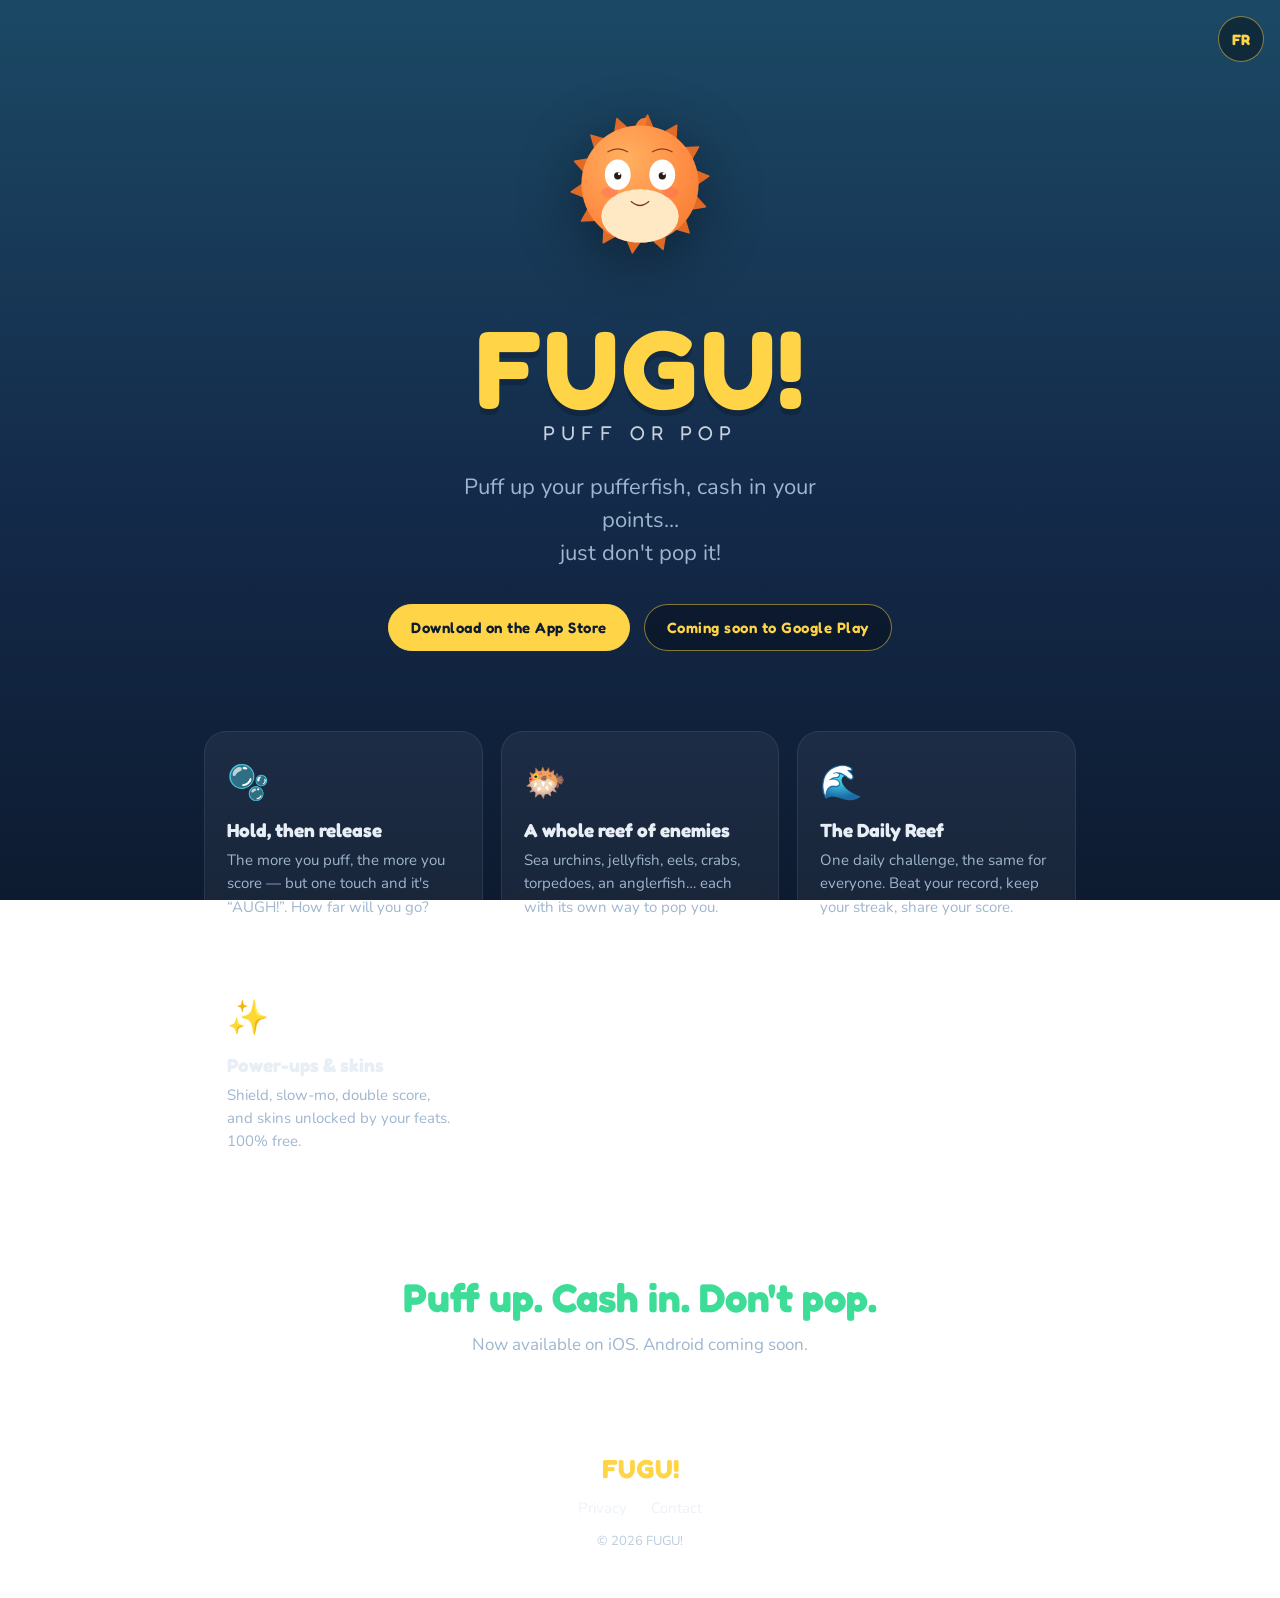
<file: index.html>
<!DOCTYPE html>
<html lang="en">
<head>
  <meta charset="UTF-8" />
  <meta name="viewport" content="width=device-width, initial-scale=1.0" />
  <title>FUGU! — Puff or Pop</title>
  <meta name="description" content="FUGU! — Puff up your pufferfish across the reef, cash in your points… but don't pop! A free, simple, twitchy arcade game." />
  <meta property="og:title" content="FUGU! — Puff or Pop" />
  <meta property="og:description" content="Puff up. Cash in. Don't pop. The push-your-luck arcade game." />
  <meta property="og:type" content="website" />
  <link rel="icon" href="fugu.svg" type="image/svg+xml" />
  <link rel="preconnect" href="https://fonts.googleapis.com" />
  <link rel="preconnect" href="https://fonts.gstatic.com" crossorigin />
  <link href="https://fonts.googleapis.com/css2?family=Fredoka:wght@500;600;700&family=Nunito:wght@600;700;800&display=swap" rel="stylesheet" />
  <link rel="stylesheet" href="style.css" />
</head>
<body>
  <button id="lang-toggle" class="lang-toggle" aria-label="Language">FR</button>

  <div class="bubbles" aria-hidden="true">
    <span></span><span></span><span></span><span></span><span></span><span></span>
  </div>

  <header class="hero">
    <img class="hero-fish" src="fugu.svg" alt="Fugu the pufferfish" width="220" height="220" />
    <h1 class="logo">FUGU!</h1>
    <p class="tagline">PUFF&nbsp;OR&nbsp;POP</p>
    <p class="pitch" data-i18n="pitch"></p>
    <div class="badges">
      <a class="badge badge-link" href="https://apps.apple.com/app/id6783969074" target="_blank" rel="noopener" data-i18n="badgeIos"></a>
      <span class="badge" data-i18n="badgeAndroid"></span>
    </div>
  </header>

  <main>
    <section class="features">
      <article class="card">
        <div class="ico">🫧</div>
        <h3 data-i18n="f1t"></h3>
        <p data-i18n="f1b"></p>
      </article>
      <article class="card">
        <div class="ico">🐡</div>
        <h3 data-i18n="f2t"></h3>
        <p data-i18n="f2b"></p>
      </article>
      <article class="card">
        <div class="ico">🌊</div>
        <h3 data-i18n="f3t"></h3>
        <p data-i18n="f3b"></p>
      </article>
      <article class="card">
        <div class="ico">✨</div>
        <h3 data-i18n="f4t"></h3>
        <p data-i18n="f4b"></p>
      </article>
    </section>

    <section class="cta">
      <h2 data-i18n="ctaH"></h2>
      <p data-i18n="ctaP"></p>
    </section>
  </main>

  <footer>
    <p class="foot-logo">FUGU!</p>
    <nav>
      <a href="privacy.html" data-i18n="navPrivacy"></a>
      <a href="contact.html" data-i18n="navContact"></a>
    </nav>
    <p class="copyright">© 2026 FUGU!</p>
  </footer>

  <script>
    const I18N = {
      en: {
        pitch: "Puff up your pufferfish, cash in your points…<br />just don't pop it!",
        badgeIos: "Download on the App Store",
        badgeAndroid: "Coming soon to Google Play",
        f1t: "Hold, then release", f1b: "The more you puff, the more you score — but one touch and it's “AUGH!”. How far will you go?",
        f2t: "A whole reef of enemies", f2b: "Sea urchins, jellyfish, eels, crabs, torpedoes, an anglerfish… each with its own way to pop you.",
        f3t: "The Daily Reef", f3b: "One daily challenge, the same for everyone. Beat your record, keep your streak, share your score.",
        f4t: "Power-ups & skins", f4b: "Shield, slow-mo, double score, and skins unlocked by your feats. 100% free.",
        ctaH: "Puff up. Cash in. Don't pop.", ctaP: "Now available on iOS. Android coming soon.",
        navPrivacy: "Privacy", navContact: "Contact",
      },
      fr: {
        pitch: "Gonfle ton poisson-globe, encaisse tes points…<br />mais ne le fais&nbsp;pas éclater&nbsp;!",
        badgeIos: "Télécharger sur l'App Store",
        badgeAndroid: "Bientôt sur Google Play",
        f1t: "Maintiens, puis lâche", f1b: "Plus tu gonfles, plus tu marques — mais le moindre contact et c'est « AUGH ! ». Jusqu'où iras-tu ?",
        f2t: "Tout un récif d'ennemis", f2b: "Oursins, méduses, anguilles, crabes, torpilles, baudroie… chacun sa façon de te faire éclater.",
        f3t: "Le Récif du jour", f3b: "Un défi quotidien identique pour tous. Bats ton record, garde ta série, partage ton score.",
        f4t: "Power-ups & skins", f4b: "Bouclier, ralenti, score ×2, et des skins à débloquer par tes exploits. 100 % gratuit.",
        ctaH: "Gonfle. Encaisse. Ne pop pas.", ctaP: "Disponible sur iOS. Bientôt sur Android.",
        navPrivacy: "Confidentialité", navContact: "Contact",
      },
    };

    function applyLang(lang) {
      const dict = I18N[lang] || I18N.en;
      document.documentElement.lang = lang;
      document.querySelectorAll('[data-i18n]').forEach((el) => {
        el.innerHTML = dict[el.dataset.i18n] ?? '';
      });
      // Le bouton propose l'AUTRE langue.
      document.getElementById('lang-toggle').textContent = lang === 'fr' ? 'EN' : 'FR';
      try { localStorage.setItem('fugu_lang', lang); } catch (e) {}
    }

    const saved = (() => { try { return localStorage.getItem('fugu_lang'); } catch (e) { return null; } })();
    const initial = saved || ((navigator.language || 'en').toLowerCase().startsWith('fr') ? 'fr' : 'en');
    applyLang(initial);

    document.getElementById('lang-toggle').addEventListener('click', () => {
      applyLang(document.documentElement.lang === 'fr' ? 'en' : 'fr');
    });
  </script>
</body>
</html>
</file>
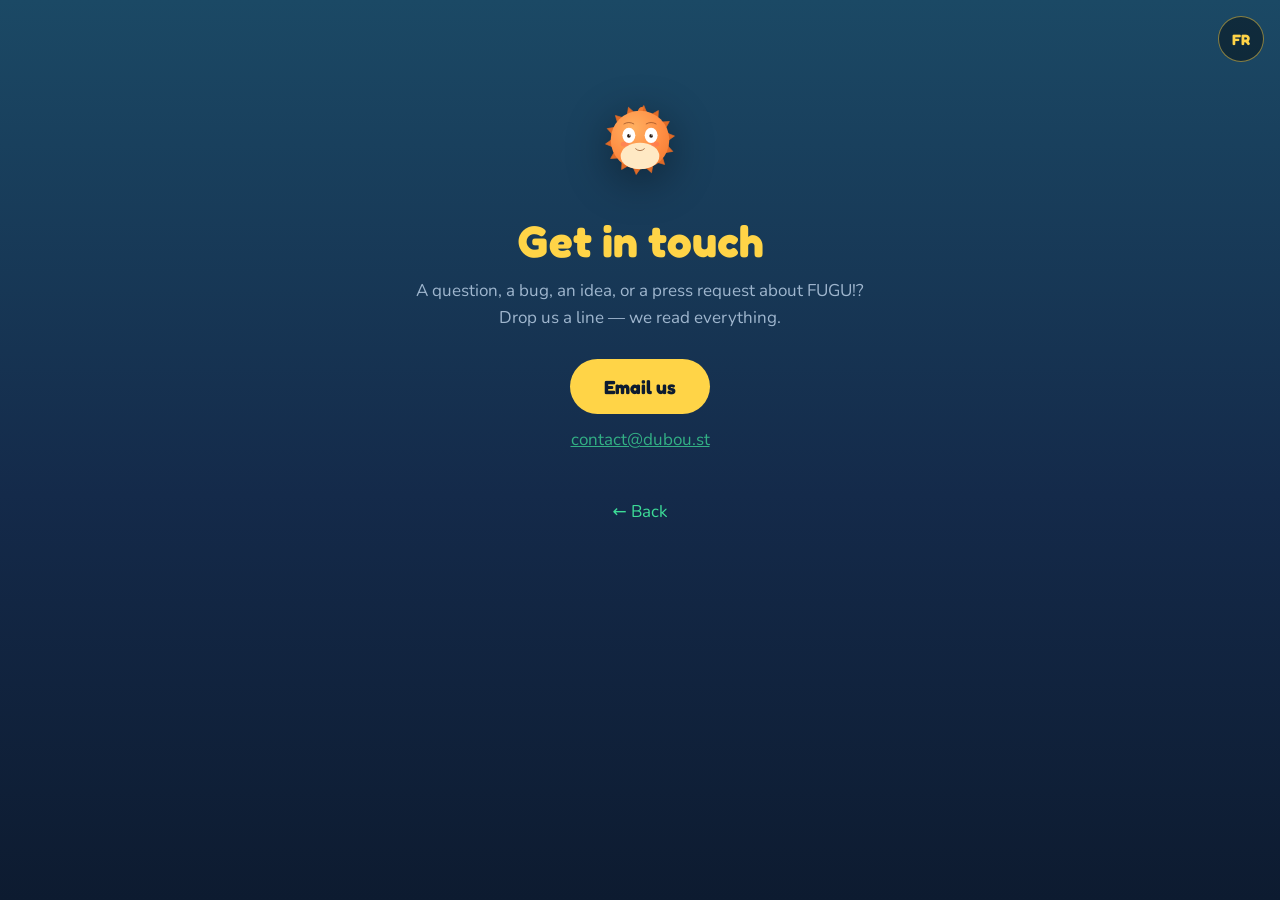
<file: contact.html>
<!DOCTYPE html>
<html lang="en">
<head>
  <meta charset="UTF-8" />
  <meta name="viewport" content="width=device-width, initial-scale=1.0" />
  <title>FUGU! — Contact</title>
  <link rel="icon" href="fugu.svg" type="image/svg+xml" />
  <link href="https://fonts.googleapis.com/css2?family=Fredoka:wght@600;700&family=Nunito:wght@600;700&display=swap" rel="stylesheet" />
  <link rel="stylesheet" href="style.css" />
  <style>
    .doc { max-width: 620px; margin: 0 auto; padding: 80px 24px; text-align: center; }
    .doc h1 { font-size: 44px; color: var(--gold); margin-bottom: 10px; }
    .doc p { color: var(--muted); line-height: 1.6; font-size: 17px; }
    .doc .fish { width: 120px; height: auto; margin-bottom: 8px;
      filter: drop-shadow(0 10px 22px rgba(0, 0, 0, 0.4)); }
    .mail-btn {
      display: inline-block;
      margin: 28px 0 8px;
      padding: 16px 34px;
      border-radius: 30px;
      background: var(--gold);
      color: var(--abyss-deep);
      font-family: 'Fredoka', sans-serif;
      font-weight: 700;
      font-size: 19px;
      text-decoration: none;
      border: none;
      transition: transform 0.15s;
    }
    .mail-btn:hover { transform: translateY(-2px); }
    .mail-plain { font-size: 15px; opacity: 0.75; margin-top: 4px; }
    .mail-plain a { color: var(--lagoon); }
    .back { margin-top: 44px; }
    .back a { color: var(--lagoon); text-decoration: none; }
    .lang-block { display: none; }
    .lang-block.active { display: block; }
  </style>
</head>
<body>
  <button id="lang-toggle" class="lang-toggle" aria-label="Language">FR</button>

  <!-- English -->
  <div class="doc lang-block" data-lang="en">
    <img class="fish" src="fugu.svg" alt="Fugu the pufferfish" width="120" height="120" />
    <h1>Get in touch</h1>
    <p>A question, a bug, an idea, or a press request about FUGU!?<br />
      Drop us a line — we read everything.</p>
    <a class="mail-btn" href="mailto:contact@dubou.st?subject=FUGU!">Email us</a>
    <p class="mail-plain"><a href="mailto:contact@dubou.st">contact@dubou.st</a></p>
    <p class="back"><a href="index.html">← Back</a></p>
  </div>

  <!-- Français -->
  <div class="doc lang-block" data-lang="fr">
    <img class="fish" src="fugu.svg" alt="Fugu le poisson-globe" width="120" height="120" />
    <h1>Nous contacter</h1>
    <p>Une question, un bug, une idée ou une demande presse à propos de FUGU!?<br />
      Écris-nous — on lit tout.</p>
    <a class="mail-btn" href="mailto:contact@dubou.st?subject=FUGU!">Nous écrire</a>
    <p class="mail-plain"><a href="mailto:contact@dubou.st">contact@dubou.st</a></p>
    <p class="back"><a href="index.html">← Retour</a></p>
  </div>

  <script>
    function applyLang(lang) {
      document.documentElement.lang = lang;
      document.querySelectorAll('.lang-block').forEach((el) => {
        el.classList.toggle('active', el.dataset.lang === lang);
      });
      document.getElementById('lang-toggle').textContent = lang === 'fr' ? 'EN' : 'FR';
      try { localStorage.setItem('fugu_lang', lang); } catch (e) {}
    }
    const saved = (() => { try { return localStorage.getItem('fugu_lang'); } catch (e) { return null; } })();
    applyLang(saved || ((navigator.language || 'en').toLowerCase().startsWith('fr') ? 'fr' : 'en'));
    document.getElementById('lang-toggle').addEventListener('click', () => {
      applyLang(document.documentElement.lang === 'fr' ? 'en' : 'fr');
    });
  </script>
</body>
</html>
</file>
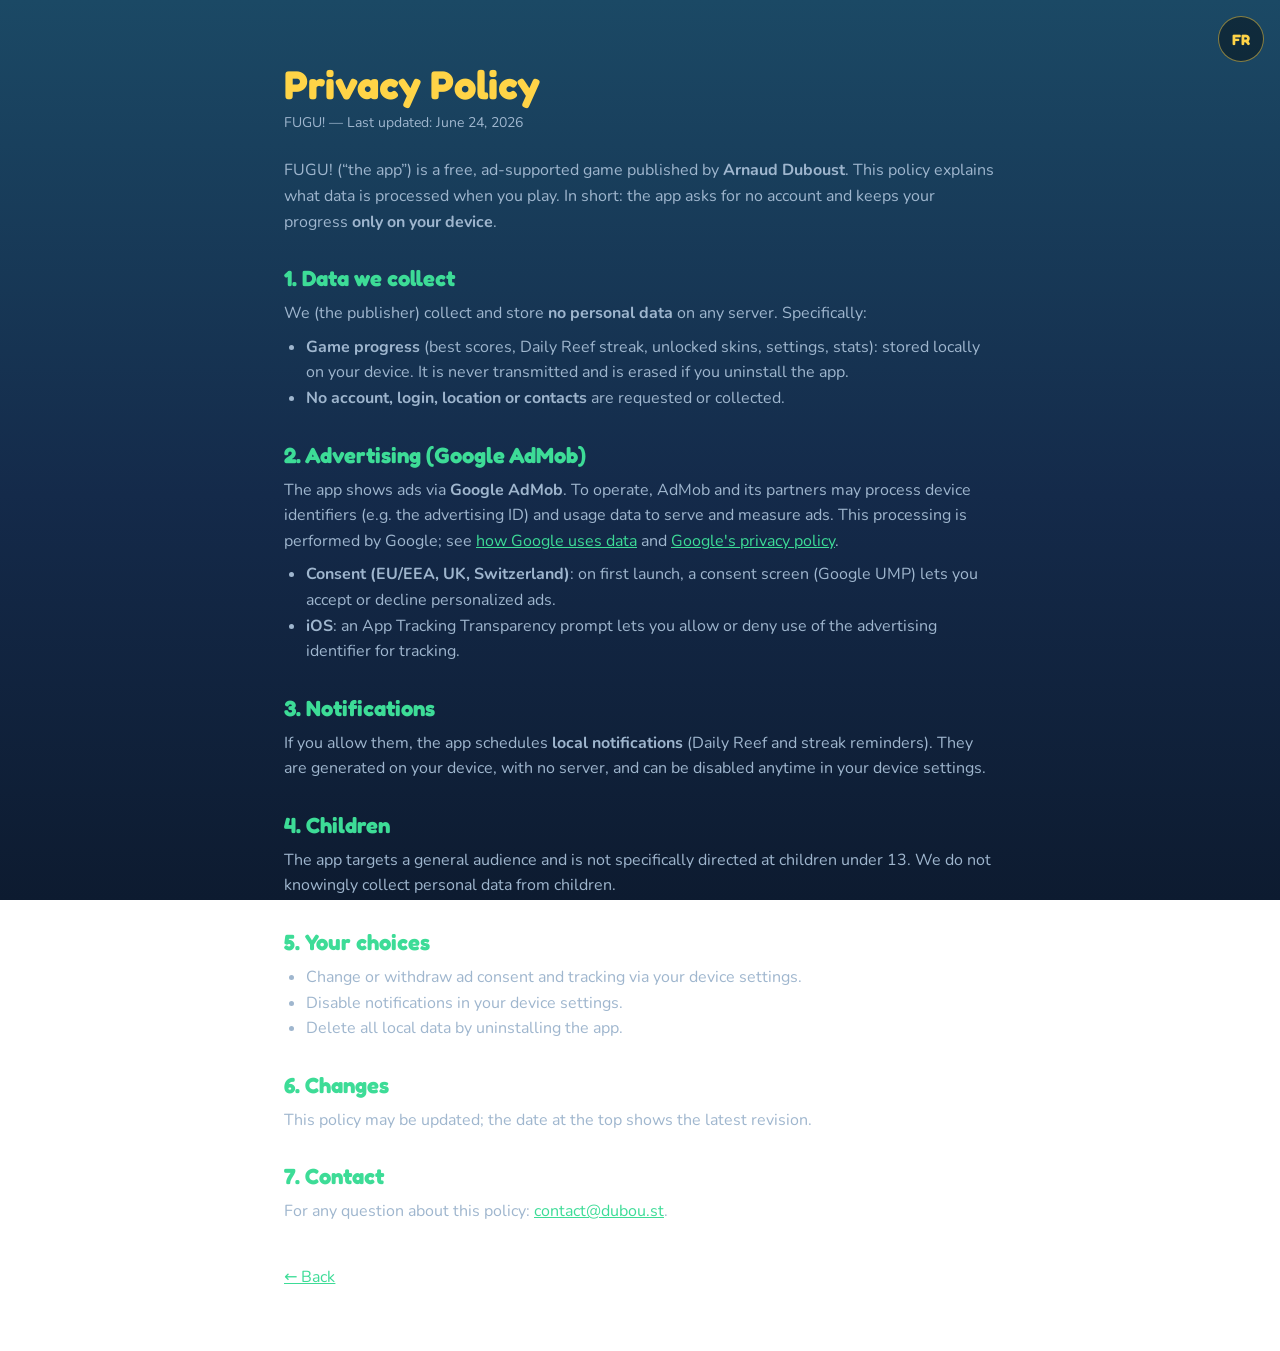
<file: privacy.html>
<!DOCTYPE html>
<html lang="en">
<head>
  <meta charset="UTF-8" />
  <meta name="viewport" content="width=device-width, initial-scale=1.0" />
  <title>FUGU! — Privacy Policy</title>
  <link rel="icon" href="fugu.svg" type="image/svg+xml" />
  <link href="https://fonts.googleapis.com/css2?family=Fredoka:wght@600;700&family=Nunito:wght@600;700&display=swap" rel="stylesheet" />
  <link rel="stylesheet" href="style.css" />
  <style>
    .doc { max-width: 760px; margin: 0 auto; padding: 60px 24px; text-align: left; }
    .doc h1 { font-size: 40px; color: var(--gold); margin-bottom: 4px; }
    .doc .updated { color: var(--muted); font-size: 14px; margin-bottom: 24px; }
    .doc h2 { font-size: 22px; color: var(--lagoon); margin: 30px 0 10px; font-family: 'Fredoka', sans-serif; }
    .doc p, .doc li { color: var(--muted); line-height: 1.6; font-size: 16px; }
    .doc ul { padding-left: 22px; margin-top: 8px; }
    .doc a { color: var(--lagoon); }
    .lang-block { display: none; }
    .lang-block.active { display: block; }
  </style>
</head>
<body>
  <button id="lang-toggle" class="lang-toggle" aria-label="Language">FR</button>

  <!-- English -->
  <div class="doc lang-block" data-lang="en">
    <h1>Privacy Policy</h1>
    <p class="updated">FUGU! — Last updated: June 24, 2026</p>
    <p>FUGU! (“the app”) is a free, ad-supported game published by
      <strong>Arnaud Duboust</strong>. This policy explains what data is processed
      when you play. In short: the app asks for no account and keeps your
      progress <strong>only on your device</strong>.</p>

    <h2>1. Data we collect</h2>
    <p>We (the publisher) collect and store <strong>no personal data</strong> on
      any server. Specifically:</p>
    <ul>
      <li><strong>Game progress</strong> (best scores, Daily Reef streak,
        unlocked skins, settings, stats): stored locally on your device. It is
        never transmitted and is erased if you uninstall the app.</li>
      <li><strong>No account, login, location or contacts</strong> are
        requested or collected.</li>
    </ul>

    <h2>2. Advertising (Google AdMob)</h2>
    <p>The app shows ads via <strong>Google AdMob</strong>. To operate, AdMob and
      its partners may process device identifiers (e.g. the advertising ID) and
      usage data to serve and measure ads. This processing is performed by
      Google; see
      <a href="https://policies.google.com/technologies/partner-sites">how Google uses data</a>
      and <a href="https://policies.google.com/privacy">Google's privacy policy</a>.</p>
    <ul>
      <li><strong>Consent (EU/EEA, UK, Switzerland)</strong>: on first launch, a
        consent screen (Google UMP) lets you accept or decline personalized ads.</li>
      <li><strong>iOS</strong>: an App Tracking Transparency prompt lets you
        allow or deny use of the advertising identifier for tracking.</li>
    </ul>

    <h2>3. Notifications</h2>
    <p>If you allow them, the app schedules <strong>local notifications</strong>
      (Daily Reef and streak reminders). They are generated on your device,
      with no server, and can be disabled anytime in your device settings.</p>

    <h2>4. Children</h2>
    <p>The app targets a general audience and is not specifically directed at
      children under 13. We do not knowingly collect personal data from children.</p>

    <h2>5. Your choices</h2>
    <ul>
      <li>Change or withdraw ad consent and tracking via your device settings.</li>
      <li>Disable notifications in your device settings.</li>
      <li>Delete all local data by uninstalling the app.</li>
    </ul>

    <h2>6. Changes</h2>
    <p>This policy may be updated; the date at the top shows the latest revision.</p>

    <h2>7. Contact</h2>
    <p>For any question about this policy: <a href="mailto:contact@dubou.st">contact@dubou.st</a>.</p>
    <p style="margin-top:40px;"><a href="index.html">← Back</a></p>
  </div>

  <!-- Français -->
  <div class="doc lang-block" data-lang="fr">
    <h1>Politique de confidentialité</h1>
    <p class="updated">FUGU! — Dernière mise à jour : 24 juin 2026</p>
    <p>FUGU! (« l'application ») est un jeu gratuit financé par la publicité,
      édité par <strong>Arnaud Duboust</strong>. Cette politique explique quelles
      données sont traitées lorsque vous jouez. En résumé : l'application ne
      vous demande aucun compte et conserve votre progression
      <strong>uniquement sur votre appareil</strong>.</p>

    <h2>1. Données que nous collectons</h2>
    <p>Nous (l'éditeur) ne collectons et ne stockons <strong>aucune donnée
      personnelle</strong> sur des serveurs. Concrètement :</p>
    <ul>
      <li><strong>Progression de jeu</strong> (meilleurs scores, série du Récif
        du jour, skins débloqués, réglages, statistiques) : enregistrée
        localement sur votre appareil. Elle n'est jamais transmise et est
        effacée si vous désinstallez l'application.</li>
      <li><strong>Aucun compte, identifiant de connexion, localisation ou
        contact</strong> n'est demandé ni collecté.</li>
    </ul>

    <h2>2. Publicité (Google AdMob)</h2>
    <p>L'application affiche des publicités via <strong>Google AdMob</strong>.
      Pour fonctionner, AdMob et ses partenaires peuvent traiter des
      identifiants d'appareil (par ex. l'identifiant publicitaire) et des
      données d'usage afin de diffuser et mesurer les publicités. Ces
      traitements sont assurés par Google ; consultez la
      <a href="https://policies.google.com/technologies/partner-sites">manière dont Google utilise les données</a>
      et la <a href="https://policies.google.com/privacy">politique de
      confidentialité de Google</a>.</p>
    <ul>
      <li><strong>Consentement (UE/EEE, Royaume-Uni, Suisse)</strong> : au
        premier lancement, un écran de consentement (Google UMP) vous permet
        d'accepter ou de refuser les publicités personnalisées.</li>
      <li><strong>iOS</strong> : une demande de suivi (App Tracking
        Transparency) vous permet d'autoriser ou non l'utilisation de
        l'identifiant publicitaire à des fins de suivi.</li>
    </ul>

    <h2>3. Notifications</h2>
    <p>Si vous l'autorisez, l'application programme des <strong>notifications
      locales</strong> (rappels du Récif du jour et de votre série). Elles sont
      générées sur votre appareil, sans serveur, et peuvent être désactivées à
      tout moment dans les réglages de votre appareil.</p>

    <h2>4. Enfants</h2>
    <p>L'application s'adresse à un public général et n'est pas spécifiquement
      destinée aux enfants de moins de 13 ans. Nous ne collectons pas sciemment
      de données personnelles d'enfants.</p>

    <h2>5. Vos choix</h2>
    <ul>
      <li>Modifier ou retirer le consentement publicitaire et le suivi via les
        réglages de votre appareil.</li>
      <li>Désactiver les notifications dans les réglages de votre appareil.</li>
      <li>Supprimer toutes les données locales en désinstallant l'application.</li>
    </ul>

    <h2>6. Modifications</h2>
    <p>Cette politique peut être mise à jour ; la date en haut de page indique
      la dernière révision.</p>

    <h2>7. Contact</h2>
    <p>Pour toute question relative à cette politique :
      <a href="mailto:contact@dubou.st">contact@dubou.st</a>.</p>
    <p style="margin-top:40px;"><a href="index.html">← Retour</a></p>
  </div>

  <script>
    function applyLang(lang) {
      document.documentElement.lang = lang;
      document.querySelectorAll('.lang-block').forEach((el) => {
        el.classList.toggle('active', el.dataset.lang === lang);
      });
      document.getElementById('lang-toggle').textContent = lang === 'fr' ? 'EN' : 'FR';
      try { localStorage.setItem('fugu_lang', lang); } catch (e) {}
    }
    const saved = (() => { try { return localStorage.getItem('fugu_lang'); } catch (e) { return null; } })();
    applyLang(saved || ((navigator.language || 'en').toLowerCase().startsWith('fr') ? 'fr' : 'en'));
    document.getElementById('lang-toggle').addEventListener('click', () => {
      applyLang(document.documentElement.lang === 'fr' ? 'en' : 'fr');
    });
  </script>
</body>
</html>
</file>
<file: style.css>
:root {
  --abyss1: #1b4965;
  --abyss2: #142a4a;
  --abyss-deep: #0d1b30;
  --coral: #ff8c42;
  --gold: #ffd447;
  --lagoon: #3ddc97;
  --ink: #e8eef6;
  --muted: #9fb6ce;
}

* { margin: 0; padding: 0; box-sizing: border-box; }

body {
  font-family: 'Nunito', system-ui, sans-serif;
  color: var(--ink);
  background: linear-gradient(180deg, var(--abyss1) 0%, var(--abyss2) 55%, var(--abyss-deep) 100%);
  background-attachment: fixed;
  min-height: 100vh;
  overflow-x: hidden;
  text-align: center;
}

h1, h2, h3, .tagline, .badge, .foot-logo {
  font-family: 'Fredoka', sans-serif;
}

/* Bulles d'ambiance qui montent */
.bubbles { position: fixed; inset: 0; pointer-events: none; z-index: 0; }
.bubbles span {
  position: absolute;
  bottom: -40px;
  width: 18px; height: 18px;
  border-radius: 50%;
  background: rgba(255, 255, 255, 0.06);
  border: 1.5px solid rgba(255, 255, 255, 0.18);
  animation: rise linear infinite;
}
.bubbles span:nth-child(1) { left: 12%; width: 14px; height: 14px; animation-duration: 14s; }
.bubbles span:nth-child(2) { left: 28%; width: 26px; height: 26px; animation-duration: 19s; animation-delay: 3s; }
.bubbles span:nth-child(3) { left: 48%; width: 10px; height: 10px; animation-duration: 11s; animation-delay: 1s; }
.bubbles span:nth-child(4) { left: 66%; width: 22px; height: 22px; animation-duration: 17s; animation-delay: 5s; }
.bubbles span:nth-child(5) { left: 80%; width: 16px; height: 16px; animation-duration: 13s; animation-delay: 2s; }
.bubbles span:nth-child(6) { left: 92%; width: 28px; height: 28px; animation-duration: 21s; animation-delay: 6s; }
@keyframes rise {
  to { transform: translateY(-110vh) translateX(20px); opacity: 0; }
}

main, .hero, footer { position: relative; z-index: 1; }

/* Hero */
.hero { padding: 64px 24px 40px; }
.hero-fish {
  width: clamp(160px, 38vw, 240px); height: auto;
  filter: drop-shadow(0 14px 30px rgba(0, 0, 0, 0.4));
  animation: float 4s ease-in-out infinite;
}
@keyframes float { 0%, 100% { transform: translateY(0); } 50% { transform: translateY(-12px); } }

.logo {
  font-size: clamp(64px, 16vw, 110px);
  font-weight: 700;
  color: var(--gold);
  letter-spacing: 2px;
  line-height: 0.9;
  margin-top: 8px;
  text-shadow: 0 6px 0 rgba(0, 0, 0, 0.18);
}
.tagline {
  font-size: clamp(15px, 3vw, 20px);
  letter-spacing: 6px;
  color: var(--ink);
  opacity: 0.85;
  margin-top: 4px;
}
.pitch {
  font-size: clamp(17px, 3.4vw, 22px);
  line-height: 1.5;
  color: var(--muted);
  margin: 26px auto 0;
  max-width: 30ch;
}

.badges {
  display: flex; gap: 14px; justify-content: center; flex-wrap: wrap;
  margin-top: 34px;
}
.badge {
  background: rgba(0, 0, 0, 0.3);
  border: 1.5px solid rgba(255, 212, 71, 0.5);
  color: var(--gold);
  padding: 13px 22px;
  border-radius: 30px;
  font-size: 15px; font-weight: 600;
  letter-spacing: 0.5px;
}
.badge-link {
  text-decoration: none;
  cursor: pointer;
  background: var(--gold);
  color: var(--abyss-deep);
  border-color: var(--gold);
  transition: transform 0.15s, box-shadow 0.15s;
}
.badge-link:hover {
  transform: translateY(-2px);
  box-shadow: 0 8px 18px rgba(0, 0, 0, 0.35);
}

/* Features */
.features {
  display: grid;
  grid-template-columns: repeat(auto-fit, minmax(220px, 1fr));
  gap: 18px;
  max-width: 920px;
  margin: 40px auto;
  padding: 0 24px;
}
.card {
  background: rgba(255, 255, 255, 0.05);
  border: 1px solid rgba(255, 255, 255, 0.08);
  border-radius: 22px;
  padding: 28px 22px;
  text-align: left;
  transition: transform 0.2s, border-color 0.2s;
}
.card:hover { transform: translateY(-4px); border-color: rgba(61, 220, 151, 0.4); }
.card .ico { font-size: 34px; margin-bottom: 12px; }
.card h3 { font-size: 19px; color: var(--ink); margin-bottom: 8px; }
.card p { font-size: 15px; line-height: 1.55; color: var(--muted); }

/* CTA */
.cta { padding: 50px 24px 60px; }
.cta h2 {
  font-size: clamp(26px, 6vw, 40px);
  color: var(--lagoon);
}
.cta p { color: var(--muted); margin-top: 12px; font-size: 17px; }

/* Footer */
footer {
  border-top: 1px solid rgba(255, 255, 255, 0.08);
  padding: 36px 24px 48px;
}
.foot-logo { font-size: 26px; font-weight: 700; color: var(--gold); }
footer nav { margin: 14px 0; display: flex; gap: 24px; justify-content: center; }
footer nav a {
  color: var(--ink); opacity: 0.8; text-decoration: none; font-size: 15px;
}
footer nav a:hover { opacity: 1; color: var(--lagoon); }
.copyright { color: var(--muted); font-size: 13px; opacity: 0.7; }

/* Bouton de bascule de langue (coin haut droit) */
.lang-toggle {
  position: fixed;
  top: 16px;
  right: 16px;
  z-index: 10;
  width: 46px;
  height: 46px;
  border-radius: 50%;
  border: 1.5px solid rgba(255, 212, 71, 0.5);
  background: rgba(0, 0, 0, 0.4);
  color: var(--gold);
  font-family: 'Fredoka', sans-serif;
  font-weight: 700;
  font-size: 15px;
  cursor: pointer;
}
.lang-toggle:hover { border-color: var(--gold); }
</file>
